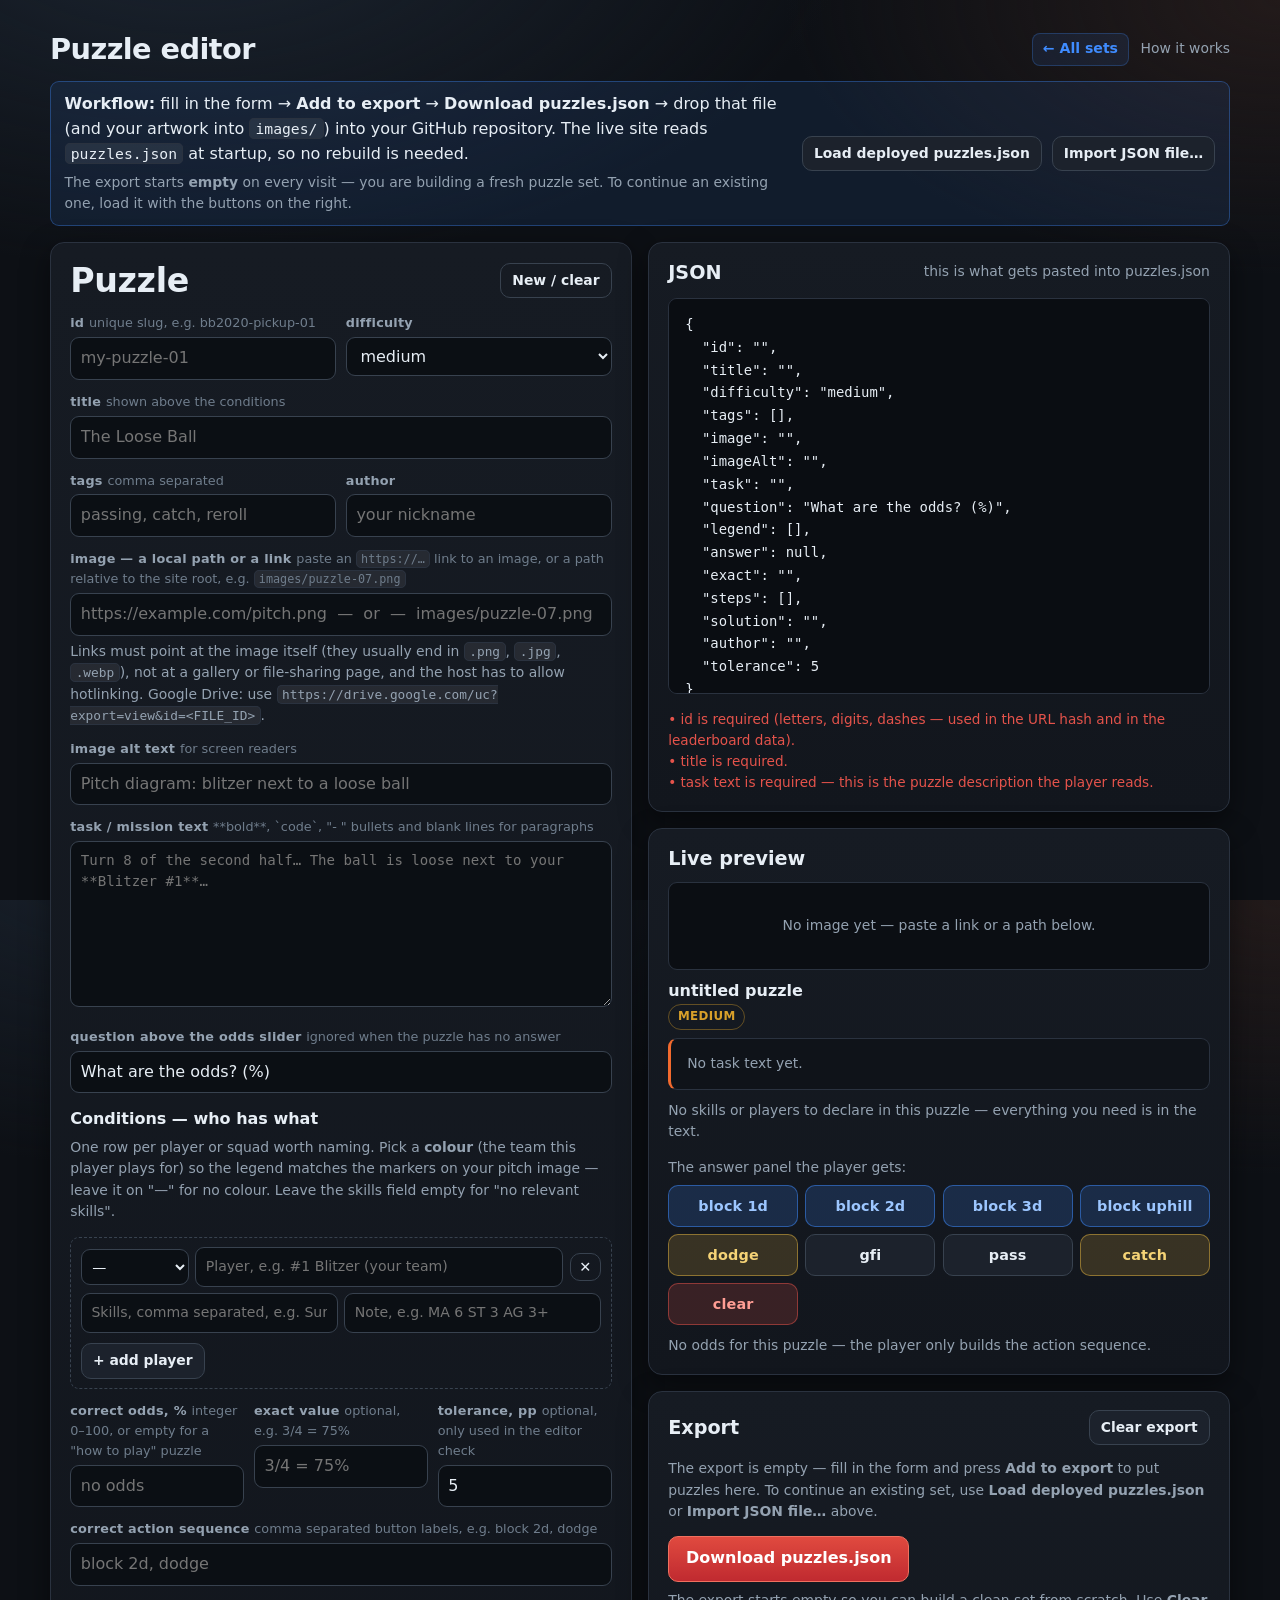
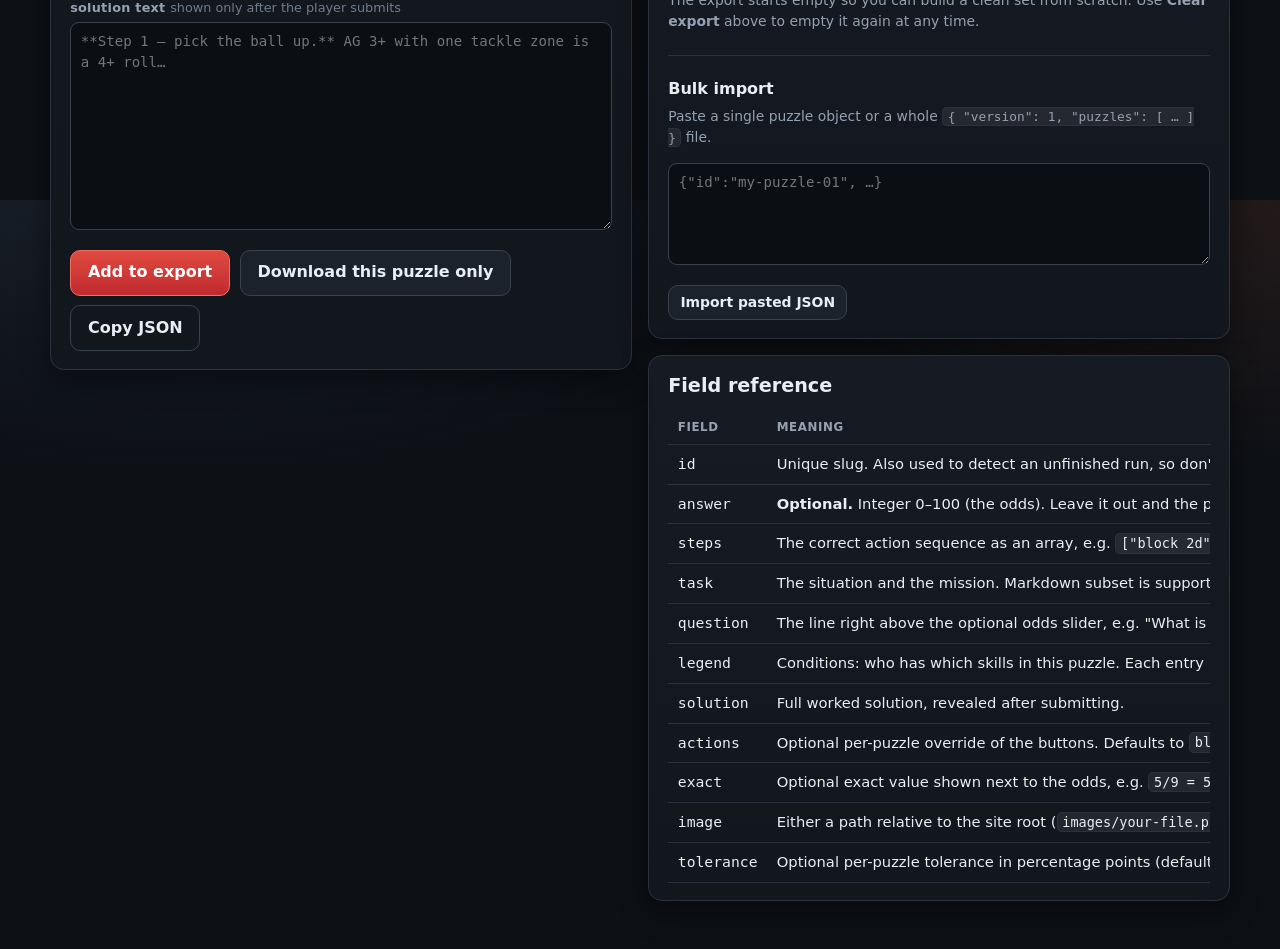
<file: editor.html>
<!doctype html>
<html lang="en">
<head>
<meta charset="utf-8">
<meta name="viewport" content="width=device-width, initial-scale=1">
<title>Puzzle editor — Blood Bowl Puzzles</title>
<meta name="description" content="Create new Blood Bowl puzzles as JSON with a live preview, then export puzzles.json for the site.">
<meta name="color-scheme" content="dark">
<link rel="icon" href="images/favicon.svg">
<link rel="stylesheet" href="css/style.css">
</head>
<body data-page="editor">

<main class="wrap">

  <div class="editor-top">
    <h1 class="editor-title">Puzzle editor</h1>
    <div class="editor-top-links">
      <a class="back-link" href="index.html">← All sets</a>
      <a class="muted small" href="guide.html">How it works</a>
    </div>
  </div>

  <div class="banner">
    <div style="flex:1 1 340px">
      <b>Workflow:</b> fill in the form → <b>Add to export</b> → <b>Download puzzles.json</b> → drop that file
      (and your artwork into <code>images/</code>) into your GitHub repository. The live site reads <code>puzzles.json</code>
      at startup, so no rebuild is needed.
      <div class="muted small" style="margin-top:.3rem">The export starts <b>empty</b> on every visit — you are building a
      fresh puzzle set. To continue an existing one, load it with the buttons on the right.</div>
    </div>
    <div class="btn-row">
      <button id="btn-load-file" class="btn-sm">Load deployed puzzles.json</button>
      <label class="btn btn-sm" style="display:inline-block">
        Import JSON file…<input type="file" id="btn-import-file" accept=".json,application/json" hidden>
      </label>
    </div>
  </div>

  <div class="editor-grid">

    <!-- ------------------------------------------------ form -->
    <section class="card" id="form-card">
      <div class="card-top">
        <h1 style="margin:0">Puzzle</h1>
        <div class="btn-row" style="margin-left:auto">
          <button id="btn-new" class="btn-ghost btn-sm">New / clear</button>
        </div>
      </div>

      <div class="field-row">
        <div class="field">
          <label for="f-id">id <span class="hint">unique slug, e.g. bb2020-pickup-01</span></label>
          <input type="text" id="f-id" placeholder="my-puzzle-01">
        </div>
        <div class="field">
          <label for="f-difficulty">difficulty</label>
          <select id="f-difficulty">
            <option value="easy">easy</option>
            <option value="medium" selected>medium</option>
            <option value="hard">hard</option>
          </select>
        </div>
      </div>

      <div class="field">
        <label for="f-title">title <span class="hint">shown above the conditions</span></label>
        <input type="text" id="f-title" placeholder="The Loose Ball">
      </div>

      <div class="field-row">
        <div class="field">
          <label for="f-tags">tags <span class="hint">comma separated</span></label>
          <input type="text" id="f-tags" placeholder="passing, catch, reroll">
        </div>
        <div class="field">
          <label for="f-author">author</label>
          <input type="text" id="f-author" placeholder="your nickname">
        </div>
      </div>

      <div class="field">
        <label for="f-image">image — a local path or a link <span class="hint">paste an <code>https://…</code> link to an image, or a path relative to the site root, e.g. <code>images/puzzle-07.png</code></span></label>
        <input type="text" id="f-image" placeholder="https://example.com/pitch.png  —  or  —  images/puzzle-07.png">
        <p class="muted small" style="margin:.3rem 0 0">Links must point at the image itself (they usually end in
          <code>.png</code>, <code>.jpg</code>, <code>.webp</code>), not at a gallery or file-sharing page, and the host
          has to allow hotlinking. Google Drive: use
          <code>https://drive.google.com/uc?export=view&amp;id=&lt;FILE_ID&gt;</code>.</p>
      </div>
      <div class="field">
        <label for="f-imagealt">image alt text <span class="hint">for screen readers</span></label>
        <input type="text" id="f-imagealt" placeholder="Pitch diagram: blitzer next to a loose ball">
      </div>

      <div class="field">
        <label for="f-task">task / mission text <span class="hint">**bold**, `code`, "- " bullets and blank lines for paragraphs</span></label>
        <textarea id="f-task" rows="7" placeholder="Turn 8 of the second half… The ball is loose next to your **Blitzer #1**…"></textarea>
      </div>

      <div class="field">
        <label for="f-question">question above the odds slider <span class="hint">ignored when the puzzle has no answer</span></label>
        <input type="text" id="f-question" value="What are the odds? (%)">
      </div>

      <h3 style="margin-top:1rem">Conditions — who has what</h3>
      <p class="muted small">One row per player or squad worth naming. Pick a <b>colour</b> (the team this player plays
        for) so the legend matches the markers on your pitch image — leave it on "—" for no colour.
        Leave the skills field empty for "no relevant skills".</p>
      <div class="legend-editor">
        <div id="legend-rows"></div>
        <button type="button" id="btn-add-legend" class="btn-sm">+ add player</button>
      </div>

      <div class="field-row">
        <div class="field">
          <label for="f-answer">correct odds, % <span class="hint">integer 0–100, or empty for a "how to play" puzzle</span></label>
          <input type="number" id="f-answer" min="0" max="100" step="1" placeholder="no odds">
        </div>
        <div class="field">
          <label for="f-exact">exact value <span class="hint">optional, e.g. 3/4 = 75%</span></label>
          <input type="text" id="f-exact" placeholder="3/4 = 75%">
        </div>
        <div class="field">
          <label for="f-tolerance">tolerance, pp <span class="hint">optional, only used in the editor check</span></label>
          <input type="number" id="f-tolerance" min="0" max="25" step="1" value="5">
        </div>
      </div>

      <div class="field">
        <label for="f-steps">correct action sequence <span class="hint">comma separated button labels, e.g. block 2d, dodge</span></label>
        <input type="text" id="f-steps" placeholder="block 2d, dodge">
      </div>

      <div class="field">
        <label for="f-solution">solution text <span class="hint">shown only after the player submits</span></label>
        <textarea id="f-solution" rows="9" placeholder="**Step 1 — pick the ball up.** AG 3+ with one tackle zone is a 4+ roll…"></textarea>
      </div>

      <div class="btn-row" style="margin-top:.4rem">
        <button id="btn-add-deck" class="primary">Add to export</button>
        <button id="btn-download-one">Download this puzzle only</button>
        <button id="btn-copy" class="btn-ghost">Copy JSON</button>
      </div>
    </section>

    <!-- ------------------------------------------------ right column -->
    <section>
      <div class="card">
        <div class="card-top"><h2 style="margin:0">JSON</h2>
          <span class="muted small" style="margin-left:auto">this is what gets pasted into puzzles.json</span>
        </div>
        <pre style="max-height:44vh"><code id="json-out" class="small"></code></pre>
        <div id="json-status" class="status"></div>
      </div>

      <div class="card">
        <div class="card-top"><h2 style="margin:0">Live preview</h2></div>
        <div id="preview"></div>
      </div>

      <div class="card">
        <div class="card-top">
          <h2 style="margin:0">Export</h2>
          <div class="btn-row" style="margin-left:auto">
            <span class="muted small" id="deck-source"></span>
            <button id="btn-clear-deck" class="btn-sm" title="Throw away every puzzle in the export">Clear export</button>
          </div>
        </div>
        <div id="deck"></div>
        <div class="btn-row" style="margin-top:.8rem">
          <button id="btn-download-deck" class="primary">Download puzzles.json</button>
        </div>
        <p class="muted small" style="margin-top:.5rem">The export starts empty so you can build a clean set from scratch.
        Use <b>Clear export</b> above to empty it again at any time.</p>
        <hr>
        <h3>Bulk import</h3>
        <p class="muted small">Paste a single puzzle object or a whole <code>{ "version": 1, "puzzles": [ … ] }</code> file.</p>
        <div class="field">
          <textarea id="paste-box" rows="4" placeholder='{"id":"my-puzzle-01", …}'></textarea>
        </div>
        <div class="btn-row"><button id="btn-import-paste" class="btn-sm">Import pasted JSON</button></div>
      </div>

      <div class="card">
        <div class="card-top"><h2 style="margin:0">Field reference</h2></div>
        <div class="table-wrap"><table class="board">
          <thead><tr><th>Field</th><th>Meaning</th></tr></thead>
          <tbody>
            <tr><td class="mono">id</td><td>Unique slug. Also used to detect an unfinished run, so don't rename puzzles casually.</td></tr>
            <tr><td class="mono">answer</td><td><b>Optional.</b> Integer 0–100 (the odds). Leave it out and the puzzle is a pure "how to play" puzzle — no odds slider at all.</td></tr>
            <tr><td class="mono">steps</td><td>The correct action sequence as an array, e.g. <code>["block 2d", "dodge"]</code>. Rendered with the buttons' labels, so use those exact words.</td></tr>
            <tr><td class="mono">task</td><td>The situation and the mission. Markdown subset is supported.</td></tr>
            <tr><td class="mono">question</td><td>The line right above the optional odds slider, e.g. "What is the chance you knock the carrier down? (%)".</td></tr>
            <tr><td class="mono">legend</td><td>Conditions: who has which skills in this puzzle. Each entry is
              <code>{ name, skills[], note, color }</code>; <code>color</code> is one of
              <code>blue</code>, <code>red</code>, <code>green</code>, <code>yellow</code>, <code>purple</code>,
              <code>white</code> — or omitted for no colour. It is only cosmetic: the puzzle reads the same without it.</td></tr>
            <tr><td class="mono">solution</td><td>Full worked solution, revealed after submitting.</td></tr>
            <tr><td class="mono">actions</td><td>Optional per-puzzle override of the buttons. Defaults to <code>block 1d, block 2d, block 3d, block uphill, dodge, gfi, pass, catch</code> plus <code>clear</code>.</td></tr>
            <tr><td class="mono">exact</td><td>Optional exact value shown next to the odds, e.g. <code>5/9 = 55.56%</code>.</td></tr>
            <tr><td class="mono">image</td><td>Either a path relative to the site root (<code>images/your-file.png</code>) or a full link to an image
              (<code>https://…/pitch.png</code>). Any <code>http(s)</code> URL, protocol-relative <code>//…</code> and <code>data:image/…</code> are accepted;
              other schemes are rejected. The play page requests remote images without a referrer so hotlink protection is less likely to blank them.</td></tr>
            <tr><td class="mono">tolerance</td><td>Optional per-puzzle tolerance in percentage points (default 5).</td></tr>
          </tbody>
        </table></div>
      </div>
    </section>
  </div>
</main>

<script>
/* Safety net for stale module caching: after a deploy the browser can pair a
   fresh app.js with an old engine.js and refuse the named import, leaving a
   blank page. Detect that and offer a reload instead of failing silently. */
(function () {
  var shown = false;
  function offerReload(msg) {
    if (shown) return;
    shown = true;
    var box = document.createElement('div');
    box.className = 'err-box small';
    box.style.cssText = 'position:fixed;left:50%;bottom:1rem;transform:translateX(-50%);z-index:99;max-width:min(92vw,560px);background:#1a1315;box-shadow:0 10px 30px rgba(0,0,0,.5)';
    box.textContent = 'The page loaded an outdated script. Reload to pick up the current version. (' + String(msg || 'module error') + ') ';
    var btn = document.createElement('button');
    btn.type = 'button';
    btn.className = 'btn-sm';
    btn.textContent = 'Reload';
    btn.style.marginLeft = '.5rem';
    btn.addEventListener('click', function () { location.reload(); });
    box.appendChild(btn);
    (document.body || document.documentElement).appendChild(box);
  }
  window.addEventListener('error', function (e) {
    var msg = (e && e.message) || '';
    if (/export named|dynamically imported module|module script failed/i.test(msg)) offerReload(msg);
  }, true);
})();
</script>
<script type="module" src="js/editor.js"></script>
</body>
</html>
</file>
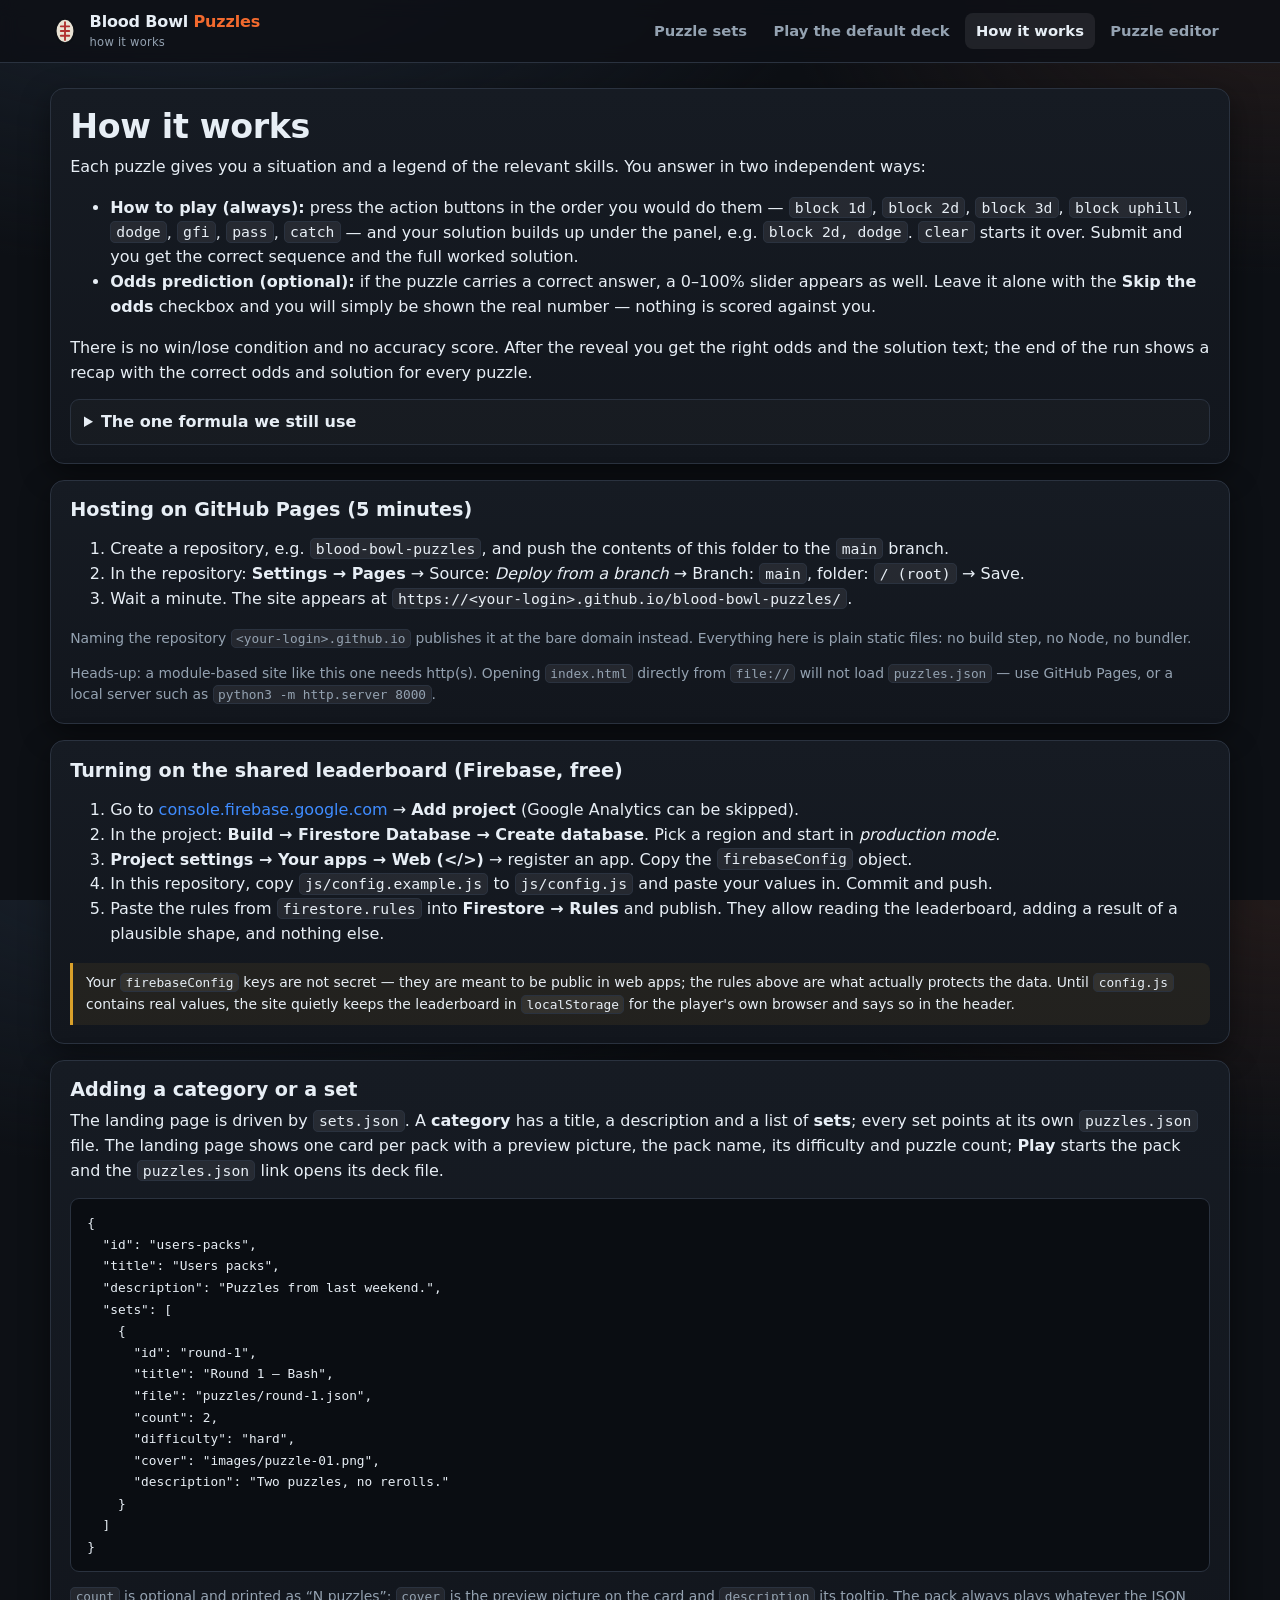
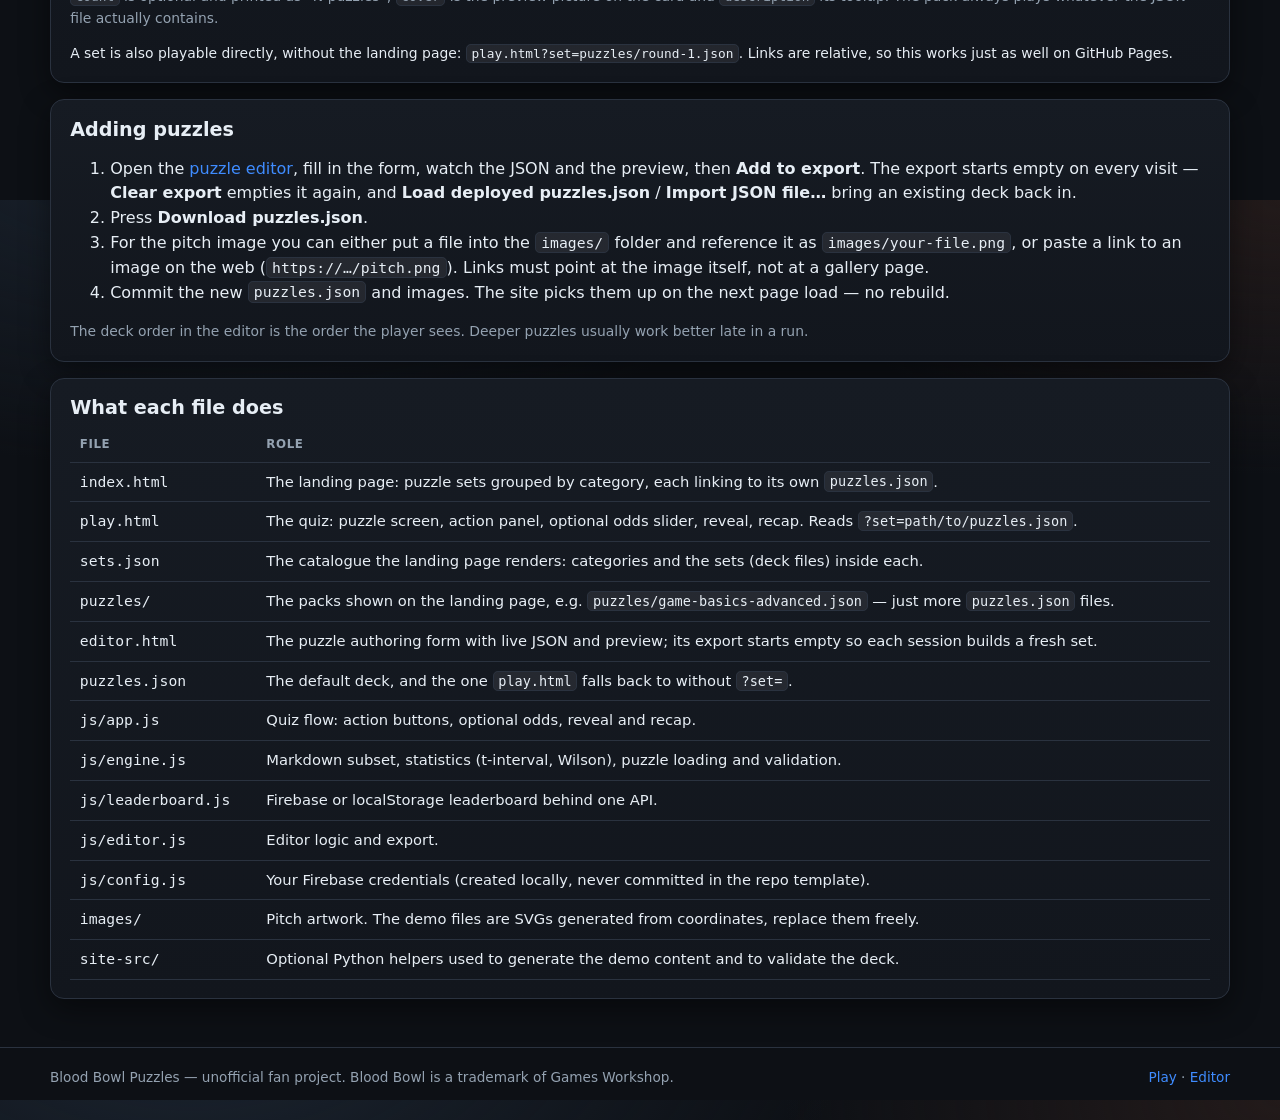
<file: guide.html>
<!doctype html>
<html lang="en">
<head>
<meta charset="utf-8">
<meta name="viewport" content="width=device-width, initial-scale=1">
<title>How it works — Blood Bowl Puzzles</title>
<meta name="description" content="How Blood Bowl Puzzles works: build the play with action buttons, optionally predict the odds, and see the correct solution. Plus how to add puzzles and host the site.">
<meta name="color-scheme" content="dark">
<link rel="icon" href="images/favicon.svg">
<link rel="stylesheet" href="css/style.css">
</head>
<body data-page="guide">

<header class="site-header">
  <div class="wrap">
    <a class="brand" href="index.html">
      <svg width="30" height="30" viewBox="0 0 32 32" aria-hidden="true">
        <ellipse cx="16" cy="16" rx="10" ry="13" fill="#e8e2d4" stroke="#0d1015" stroke-width="2"/>
        <path d="M16 6.5v19M11.5 11h9M11.5 16h9M11.5 21h9" stroke="#b03030" stroke-width="2" stroke-linecap="round"/>
      </svg>
      <span>Blood Bowl <b>Puzzles</b><small>how it works</small></span>
    </a>
    <nav class="nav">
      <a href="index.html">Puzzle sets</a>
      <a href="play.html">Play the default deck</a>
      <a href="guide.html" aria-current="page">How it works</a>
      <a href="editor.html">Puzzle editor</a>
    </nav>
  </div>
</header>

<main class="wrap">
  <div class="card">
    <h1>How it works</h1>
    <p>Each puzzle gives you a situation and a legend of the relevant skills. You answer in two independent ways:</p>
    <ul>
      <li><b>How to play (always):</b> press the action buttons in the order you would do them — <code>block 1d</code>,
      <code>block 2d</code>, <code>block 3d</code>, <code>block uphill</code>, <code>dodge</code>, <code>gfi</code>, <code>pass</code>,
      <code>catch</code> — and your solution builds up under the panel, e.g. <code>block 2d, dodge</code>.
      <code>clear</code> starts it over. Submit and you get the correct sequence and the full worked solution.</li>
      <li><b>Odds prediction (optional):</b> if the puzzle carries a correct answer, a 0–100% slider appears as well.
      Leave it alone with the <b>Skip the odds</b> checkbox and you will simply be shown the real number — nothing is
      scored against you.</li>
    </ul>
    <p>There is no win/lose condition and no accuracy score. After the reveal you get the right odds and the solution
    text; the end of the run shows a recap with the correct odds and solution for every puzzle.</p>
    <details class="help">
      <summary>The one formula we still use</summary>
      <p class="mono small">error = |your odds − correct odds| &nbsp;&nbsp;(percentage points)<br>
      mean error = (1/n) · Σ errorᵢ &nbsp;&nbsp;(over the puzzles where you predicted odds)<br>
      90% CI of the mean = mean ± t₀.₉₅,ₙ₋₁ · s / √n</p>
      <p class="muted small">The interval is just context for the recap: with a handful of puzzles it is very wide.
      Skipping the odds on a puzzle simply removes it from the average.</p>
    </details>
  </div>

  <div class="card">
    <h2>Hosting on GitHub Pages (5 minutes)</h2>
    <ol>
      <li>Create a repository, e.g. <code>blood-bowl-puzzles</code>, and push the contents of this folder to the <code>main</code> branch.</li>
      <li>In the repository: <b>Settings → Pages</b> → Source: <i>Deploy from a branch</i> → Branch: <code>main</code>, folder: <code>/ (root)</code> → Save.</li>
      <li>Wait a minute. The site appears at <code>https://&lt;your-login&gt;.github.io/blood-bowl-puzzles/</code>.</li>
    </ol>
    <p class="muted small">Naming the repository <code>&lt;your-login&gt;.github.io</code> publishes it at the bare domain instead.
    Everything here is plain static files: no build step, no Node, no bundler.</p>
    <p class="muted small">Heads-up: a module-based site like this one needs http(s). Opening <code>index.html</code> directly
    from <code>file://</code> will not load <code>puzzles.json</code> — use GitHub Pages, or a local server such as
    <code>python3 -m http.server 8000</code>.</p>
  </div>

  <div class="card">
    <h2>Turning on the shared leaderboard (Firebase, free)</h2>
    <ol>
      <li>Go to <a href="https://console.firebase.google.com/">console.firebase.google.com</a> → <b>Add project</b> (Google Analytics can be skipped).</li>
      <li>In the project: <b>Build → Firestore Database → Create database</b>. Pick a region and start in <i>production mode</i>.</li>
      <li><b>Project settings → Your apps → Web (&lt;/&gt;)</b> → register an app. Copy the <code>firebaseConfig</code> object.</li>
      <li>In this repository, copy <code>js/config.example.js</code> to <code>js/config.js</code> and paste your values in. Commit and push.</li>
      <li>Paste the rules from <code>firestore.rules</code> into <b>Firestore → Rules</b> and publish. They allow reading the leaderboard,
      adding a result of a plausible shape, and nothing else.</li>
    </ol>
    <div class="note small">Your <code>firebaseConfig</code> keys are not secret — they are meant to be public in web apps; the rules above are
    what actually protects the data. Until <code>config.js</code> contains real values, the site quietly keeps the leaderboard
    in <code>localStorage</code> for the player's own browser and says so in the header.</div>
  </div>

  <div class="card">
    <h2>Adding a category or a set</h2>
    <p>The landing page is driven by <code>sets.json</code>. A <b>category</b> has a title, a description and a list of
    <b>sets</b>; every set points at its own <code>puzzles.json</code> file. The landing page shows one card per pack with
    a preview picture, the pack name, its difficulty and puzzle count; <b>Play</b> starts the pack and the
    <code>puzzles.json</code> link opens its deck file.</p>
    <pre class="small"><code>{
  "id": "users-packs",
  "title": "Users packs",
  "description": "Puzzles from last weekend.",
  "sets": [
    {
      "id": "round-1",
      "title": "Round 1 — Bash",
      "file": "puzzles/round-1.json",
      "count": 2,
      "difficulty": "hard",
      "cover": "images/puzzle-01.png",
      "description": "Two puzzles, no rerolls."
    }
  ]
}</code></pre>
    <p class="small muted"><code>count</code> is optional and printed as “N puzzles”; <code>cover</code> is the preview
    picture on the card and <code>description</code> its tooltip. The pack always plays whatever the JSON file actually
    contains.</p>
    <p class="small">A set is also playable directly, without the landing page:
    <code>play.html?set=puzzles/round-1.json</code>. Links are relative, so this works just as well on GitHub Pages.</p>
  </div>

  <div class="card">
    <h2>Adding puzzles</h2>
    <ol>
      <li>Open the <a href="editor.html">puzzle editor</a>, fill in the form, watch the JSON and the preview, then <b>Add to export</b>.
      The export starts empty on every visit — <b>Clear export</b> empties it again, and <b>Load deployed puzzles.json</b> /
      <b>Import JSON file…</b> bring an existing deck back in.</li>
      <li>Press <b>Download puzzles.json</b>.</li>
      <li>For the pitch image you can either put a file into the <code>images/</code> folder and reference it as
      <code>images/your-file.png</code>, or paste a link to an image on the web
      (<code>https://…/pitch.png</code>). Links must point at the image itself, not at a gallery page.</li>
      <li>Commit the new <code>puzzles.json</code> and images. The site picks them up on the next page load — no rebuild.</li>
    </ol>
    <p class="muted small">The deck order in the editor is the order the player sees. Deeper puzzles usually work better late in a run.</p>
  </div>

  <div class="card">
    <h2>What each file does</h2>
    <div class="table-wrap"><table class="board">
      <thead><tr><th>File</th><th>Role</th></tr></thead>
      <tbody>
        <tr><td class="mono">index.html</td><td>The landing page: puzzle sets grouped by category, each linking to its own <code>puzzles.json</code>.</td></tr>
        <tr><td class="mono">play.html</td><td>The quiz: puzzle screen, action panel, optional odds slider, reveal, recap. Reads <code>?set=path/to/puzzles.json</code>.</td></tr>
        <tr><td class="mono">sets.json</td><td>The catalogue the landing page renders: categories and the sets (deck files) inside each.</td></tr>
        <tr><td class="mono">puzzles/</td><td>The packs shown on the landing page, e.g. <code>puzzles/game-basics-advanced.json</code> — just more <code>puzzles.json</code> files.</td></tr>
        <tr><td class="mono">editor.html</td><td>The puzzle authoring form with live JSON and preview; its export starts empty so each session builds a fresh set.</td></tr>
        <tr><td class="mono">puzzles.json</td><td>The default deck, and the one <code>play.html</code> falls back to without <code>?set=</code>.</td></tr>
        <tr><td class="mono">js/app.js</td><td>Quiz flow: action buttons, optional odds, reveal and recap.</td></tr>
        <tr><td class="mono">js/engine.js</td><td>Markdown subset, statistics (t-interval, Wilson), puzzle loading and validation.</td></tr>
        <tr><td class="mono">js/leaderboard.js</td><td>Firebase or localStorage leaderboard behind one API.</td></tr>
        <tr><td class="mono">js/editor.js</td><td>Editor logic and export.</td></tr>
        <tr><td class="mono">js/config.js</td><td>Your Firebase credentials (created locally, never committed in the repo template).</td></tr>
        <tr><td class="mono">images/</td><td>Pitch artwork. The demo files are SVGs generated from coordinates, replace them freely.</td></tr>
        <tr><td class="mono">site-src/</td><td>Optional Python helpers used to generate the demo content and to validate the deck.</td></tr>
      </tbody>
    </table></div>
  </div>
</main>

<footer class="site-footer">
  <div class="wrap">
    <span>Blood Bowl Puzzles — unofficial fan project. Blood Bowl is a trademark of Games Workshop.</span>
    <span><a href="index.html">Play</a> · <a href="editor.html">Editor</a></span>
  </div>
</footer>
</body>
</html>
</file>
<file: css/style.css>
/* ============================================================
   Blood Bowl Puzzles — stylesheet
   Plain CSS, no build step, works from file:// and GitHub Pages
   ============================================================ */

:root {
  --bg: #0d1015;
  --bg-2: #12161d;
  --panel: #161b23;
  --panel-2: #1c222c;
  --line: #2a323f;
  --line-2: #38424f;
  --text: #e7eef5;
  --muted: #94a2b1;
  --accent: #d8383e;
  --accent-2: #f26a2e;
  --blue: #3f8cff;
  --good: #3fb950;
  --warn: #d9a02a;
  --bad: #e5534b;
  --radius: 14px;
  --radius-sm: 9px;
  --shadow: 0 10px 30px rgba(0, 0, 0, .45);
  --mono: ui-monospace, SFMono-Regular, Menlo, Consolas, "DejaVu Sans Mono", monospace;
  --sans: system-ui, -apple-system, "Segoe UI", Roboto, Ubuntu, "Helvetica Neue", Arial, sans-serif;
}

* { box-sizing: border-box; }

html, body { height: 100%; }

body {
  margin: 0;
  background:
    radial-gradient(1100px 600px at 15% -10%, #1b2430 0%, transparent 60%),
    radial-gradient(900px 500px at 100% 0%, #221a1a 0%, transparent 55%),
    var(--bg);
  color: var(--text);
  font-family: var(--sans);
  line-height: 1.55;
  -webkit-text-size-adjust: 100%;
}

a { color: var(--blue); text-decoration: none; }
a:hover { text-decoration: underline; }

h1, h2, h3 { line-height: 1.2; margin: 0 0 .5rem; }
h1 { font-size: clamp(1.5rem, 2.6vw, 2.1rem); letter-spacing: -.01em; }
h2 { font-size: 1.2rem; }
h3 { font-size: 1rem; }

p { margin: 0 0 .85rem; }
p:last-child { margin-bottom: 0; }

code, pre, kbd { font-family: var(--mono); font-size: .92em; }
code {
  background: rgba(255, 255, 255, .07);
  border: 1px solid var(--line);
  border-radius: 5px;
  padding: .08em .35em;
}
pre {
  background: #0a0d12;
  border: 1px solid var(--line);
  border-radius: var(--radius-sm);
  padding: .85rem 1rem;
  overflow: auto;
  max-height: 60vh;
}
pre code { background: none; border: 0; padding: 0; }

hr { border: 0; border-top: 1px solid var(--line); margin: 1.4rem 0; }

/* ----------------------------------------------------------- layout */

.wrap { width: min(1180px, 100% - 2rem); margin-inline: auto; }

.site-header {
  position: sticky; top: 0; z-index: 40;
  background: rgba(13, 16, 21, .86);
  backdrop-filter: blur(9px);
  border-bottom: 1px solid var(--line);
}
.site-header .wrap {
  display: flex; align-items: center; gap: 1rem; flex-wrap: wrap;
  padding: .6rem 0;
}
.brand { display: flex; align-items: center; gap: .6rem; color: var(--text); font-weight: 700; letter-spacing: -.01em; }
.brand:hover { text-decoration: none; }
.brand svg { display: block; }
.brand b { color: var(--accent-2); font-weight: 800; }
.brand small { display: block; font-weight: 500; font-size: .72rem; color: var(--muted); letter-spacing: .02em; }

.nav { display: flex; gap: .25rem; margin-left: auto; flex-wrap: wrap; }
.nav a {
  color: var(--muted); padding: .42rem .7rem; border-radius: 8px; font-size: .92rem; font-weight: 600;
}
.nav a:hover { color: var(--text); background: rgba(255, 255, 255, .05); text-decoration: none; }
.nav a[aria-current="page"] { color: var(--text); background: rgba(255, 255, 255, .08); }

.badge {
  font-size: .72rem; font-weight: 700; letter-spacing: .04em; text-transform: uppercase;
  padding: .22rem .5rem; border-radius: 999px; border: 1px solid var(--line-2); color: var(--muted);
}
.badge.local { color: var(--warn); border-color: rgba(217, 160, 42, .45); background: rgba(217, 160, 42, .1); }
.badge.accuracy { color: #ffd0a6; border-color: rgba(242, 106, 46, .5); background: rgba(242, 106, 46, .14); font-size: .8rem; }
.badge.firebase { color: var(--good); border-color: rgba(63, 185, 80, .45); background: rgba(63, 185, 80, .1); }

main { padding: 1.6rem 0 3rem; }

.site-footer {
  border-top: 1px solid var(--line); color: var(--muted); font-size: .85rem;
  padding: 1.2rem 0 2rem;
}
.site-footer .wrap { display: flex; gap: 1rem; flex-wrap: wrap; justify-content: space-between; }

/* ----------------------------------------------------------- cards */

.card {
  background: linear-gradient(180deg, var(--panel) 0%, var(--bg-2) 100%);
  border: 1px solid var(--line);
  border-radius: var(--radius);
  box-shadow: var(--shadow);
  padding: 1.1rem 1.2rem;
}
.card + .card { margin-top: 1rem; }
.card-top { display: flex; gap: .8rem; align-items: center; flex-wrap: wrap; margin-bottom: .8rem; }
.card-top h2, .card-top h3 { margin: 0; }
.muted { color: var(--muted); }
.small { font-size: .87rem; }
.mono { font-family: var(--mono); }
.center { text-align: center; }

.chips { display: flex; gap: .4rem; flex-wrap: wrap; }
.chip {
  font-size: .74rem; font-weight: 700; letter-spacing: .03em; text-transform: uppercase;
  border-radius: 999px; padding: .18rem .55rem; border: 1px solid var(--line-2); color: var(--muted);
}
.chip.easy { color: #6cc46c; border-color: rgba(108, 196, 108, .4); }
.chip.medium { color: var(--warn); border-color: rgba(217, 160, 42, .4); }
.chip.hard { color: #ef7676; border-color: rgba(239, 118, 118, .4); }
.chip.tag { text-transform: none; letter-spacing: 0; color: var(--muted); font-weight: 600; }

/* ----------------------------------------------------------- buttons */

button, .btn {
  font: inherit; font-weight: 700; cursor: pointer;
  border-radius: 10px; border: 1px solid var(--line-2);
  background: var(--panel-2); color: var(--text);
  padding: .6rem 1.05rem;
  transition: transform .06s ease, background .15s ease, border-color .15s ease;
}
button:hover, .btn:hover { background: #232b36; text-decoration: none; }
button:active, .btn:active { transform: translateY(1px); }
button:disabled { opacity: .45; cursor: not-allowed; }

.btn-primary, button.primary, .btn.primary, a.primary {
  background: linear-gradient(180deg, #e04a3f, #c02a30);
  border-color: #f0705f; color: #fff;
}
.btn-primary:hover, button.primary:hover, .btn.primary:hover, a.primary:hover {
  background: linear-gradient(180deg, #ef5b4c, #cf3438); color: #fff; text-decoration: none;
}
.btn-ghost { background: transparent; }
.btn-ghost:hover { background: rgba(255, 255, 255, .06); }
.btn-sm { padding: .38rem .7rem; font-size: .87rem; }
.btn-row { display: flex; gap: .6rem; flex-wrap: wrap; align-items: center; }

/* ----------------------------------------------------------- stat blocks */

.stats-row { display: flex; gap: .5rem; flex-wrap: wrap; margin-top: 1rem; justify-content: center; }
.stat {
  background: var(--panel-2); border: 1px solid var(--line); border-radius: var(--radius-sm);
  padding: .5rem .7rem; min-width: 92px;
}
.stat b { display: block; font-size: 1.25rem; }
.stat span { font-size: .74rem; color: var(--muted); text-transform: uppercase; letter-spacing: .05em; }

/* ----------------------------------------------------------- puzzle */

.puzzle-grid { display: grid; grid-template-columns: minmax(0, 1.1fr) minmax(0, 1fr); gap: clamp(1rem, 3vw, 2.25rem); align-items: start; }
@media (max-width: 900px) { .puzzle-grid { grid-template-columns: 1fr; gap: 1.25rem; } }

.figure {
  display: flex; align-items: center; justify-content: center;
  background: #0b0e13; border: 1px solid var(--line); border-radius: 12px;
  padding: .4rem; overflow: hidden; margin: 0;
}
.figure img { display: block; width: 100%; height: auto; border-radius: 8px; }
.figure figcaption { color: var(--muted); font-size: .8rem; padding: .4rem .2rem 0; }

.task { margin-top: .9rem; }
.task h3 { color: var(--accent-2); text-transform: uppercase; font-size: .78rem; letter-spacing: .08em; }
.task ul { margin: .2rem 0 .9rem; padding-left: 1.1rem; }

/* Legend: one row per player, optionally tinted with the team colour. */
.legend { list-style: none; margin: .45rem 0 0; padding: 0; font-size: .92rem; }
.legend-row {
  display: grid; grid-template-columns: minmax(0, 1fr) minmax(0, 1.1fr);
  gap: .2rem .9rem; align-items: start;
  padding: .45rem 0; border-bottom: 1px solid var(--line);
}
.legend-row:last-child { border-bottom: 0; }
.legend-name { display: flex; align-items: baseline; gap: .45rem; flex-wrap: wrap; min-width: 0; }
.legend-name b { color: var(--text); }
.legend-name b { color: color-mix(in srgb, var(--c, #3f8cff) 40%, var(--text)); }
.legend-note { font-size: .74rem; color: var(--muted); }
.lg-dot {
  width: .65rem; height: .65rem; border-radius: 50%; flex: none;
  background: var(--c, #3f8cff); box-shadow: 0 0 0 1px rgba(255, 255, 255, .18);
  transform: translateY(-1px);
}
.legend-skills { display: flex; flex-wrap: wrap; gap: .2rem; }
.skill {
  display: inline-block; font-size: .76rem; font-weight: 700; border-radius: 6px; padding: .06rem .35rem;
  margin: 0; background: rgba(63, 140, 255, .16); color: #9cc6ff; border: 1px solid rgba(63, 140, 255, .3);
}
.skill {
  background: color-mix(in srgb, var(--c, #3f8cff) 18%, transparent);
  color: color-mix(in srgb, var(--c, #3f8cff) 45%, #ffffff);
  border-color: color-mix(in srgb, var(--c, #3f8cff) 42%, transparent);
}
@media (max-width: 560px) { .legend-row { grid-template-columns: 1fr; gap: .3rem; } }

/* ----------------------------------------------------------- answer block */

.answer-box {
  width: min(640px, 100%);
  margin: clamp(1rem, 3vw, 2rem) auto 0;
  text-align: center;
}
.question { font-weight: 600; font-size: 1.02rem; color: #cdd8e5; margin-bottom: .9rem; }

.slider-row { display: flex; align-items: center; gap: .9rem; }
.slider { flex: 1; min-width: 0; }

input[type="range"] {
  -webkit-appearance: none; appearance: none;
  width: 100%; height: 40px; background: transparent; cursor: pointer; margin: 0;
}
input[type="range"]:focus-visible { outline: 2px solid var(--blue); outline-offset: 4px; border-radius: 999px; }

input[type="range"]::-webkit-slider-runnable-track {
  height: 14px; border-radius: 999px; border: 1px solid var(--line-2);
  background: linear-gradient(90deg, var(--blue) 0 var(--pct, 0%), #20262f var(--pct, 0%) 100%);
}
input[type="range"]::-webkit-slider-thumb {
  -webkit-appearance: none; appearance: none;
  width: 26px; height: 26px; border-radius: 50%; margin-top: -7px;
  background: radial-gradient(circle at 34% 30%, #fff, #d8dee6 55%, #b3bcc6);
  border: 2px solid #0c0f14; box-shadow: 0 2px 8px rgba(0, 0, 0, .6);
}
input[type="range"]::-moz-range-track {
  height: 14px; border-radius: 999px; border: 1px solid var(--line-2);
  background: linear-gradient(90deg, var(--blue) 0 var(--pct, 0%), #20262f var(--pct, 0%) 100%);
}
input[type="range"]::-moz-range-thumb {
  width: 24px; height: 24px; border-radius: 50%;
  background: radial-gradient(circle at 34% 30%, #fff, #d8dee6 55%, #b3bcc6);
  border: 2px solid #0c0f14;
}
.range-scale { display: flex; justify-content: space-between; font-size: .74rem; color: var(--muted); }

.readout {
  font-family: var(--mono); font-size: 1.55rem; font-weight: 700; min-width: 5.2ch; text-align: right;
  font-variant-numeric: tabular-nums;
}

/* "How do you play it?" — press buttons, build the solution text. */
.howto { text-align: left; }
.howto .question { text-align: center; margin-bottom: .25rem; }
.howto-hint { text-align: center; margin-bottom: .7rem; }

.action-grid {
  display: grid; gap: .45rem;
  grid-template-columns: repeat(auto-fit, minmax(108px, 1fr));
}
.action-btn {
  padding: .55rem .45rem; font-size: .9rem; font-weight: 700;
  text-transform: lowercase; letter-spacing: .01em;
}
.action-btn.blue,
.action-btn[data-action="block 1d"],
.action-btn[data-action="block 2d"],
.action-btn[data-action="block 3d"],
.action-btn[data-action="block uphill"] {
  background: rgba(63, 140, 255, .18);
  border-color: rgba(63, 140, 255, .5);
  color: #9cc6ff;
}
.action-btn.blue:hover,
.action-btn[data-action="block 1d"]:hover,
.action-btn[data-action="block 2d"]:hover,
.action-btn[data-action="block 3d"]:hover,
.action-btn[data-action="block uphill"]:hover {
  background: rgba(63, 140, 255, .28);
  border-color: rgba(63, 140, 255, .75);
  color: #cfe3ff;
}
.action-btn.yellow,
.action-btn[data-action="dodge"],
.action-btn[data-action="catch"] {
  background: rgba(227, 179, 65, .18);
  border-color: rgba(227, 179, 65, .5);
  color: #f5d376;
}
.action-btn.yellow:hover,
.action-btn[data-action="dodge"]:hover,
.action-btn[data-action="catch"]:hover {
  background: rgba(227, 179, 65, .28);
  border-color: rgba(227, 179, 65, .75);
  color: #ffe599;
}
.action-btn.clear,
.action-btn.red {
  background: rgba(229, 83, 75, .18);
  border-color: rgba(229, 83, 75, .5);
  color: #ff9d94;
}
.action-btn.clear:hover,
.action-btn.red:hover {
  background: rgba(229, 83, 75, .28);
  border-color: rgba(229, 83, 75, .75);
  color: #ffc2bc;
}
.action-btn:focus-visible { outline: 2px solid var(--blue); outline-offset: 2px; }

.solution-draft { margin-top: .8rem; }
.draft-head {
  display: flex; justify-content: space-between; align-items: baseline; gap: .6rem;
  font-size: .74rem; font-weight: 700; letter-spacing: .08em; text-transform: uppercase; color: var(--muted);
}
.draft-text {
  margin-top: .25rem; padding: .55rem .7rem; min-height: 2.7rem;
  background: #0b0f14; border: 1px dashed var(--line-2); border-radius: 8px;
  font-weight: 600; color: var(--text); overflow-wrap: anywhere;
}
.draft-text.empty { color: var(--muted); font-weight: 500; font-style: italic; }

/* Optional odds block. */
.odds-block { margin-top: 1.15rem; }
.odds-block.skipped .question { color: var(--muted); }
.odds-block.skipped .slider-row { opacity: .4; }
.skip-odds {
  display: inline-flex; align-items: center; gap: .45rem; margin-top: .35rem;
  font-size: .82rem; color: var(--muted); cursor: pointer; user-select: none;
}
.skip-odds input { accent-color: var(--blue); width: 1rem; height: 1rem; cursor: pointer; }
.odds-none { margin-top: 1rem; text-align: center; }
.submit-row { margin-top: 1.15rem; }
.exact-line { margin: -.35rem 0 .9rem; }
.verdict-grid.odds-skipped { grid-template-columns: repeat(2, minmax(0, 1fr)); }

.result { margin: 1.25rem auto 0; max-width: 640px; border-radius: var(--radius-sm); border: 1px solid var(--line); overflow: hidden; text-align: left; }
.result-head {
  padding: .7rem .9rem; font-weight: 700; display: flex; gap: .6rem; align-items: center; flex-wrap: wrap;
  background: var(--panel-2); border-bottom: 1px solid var(--line);
}
.result-body { padding: .8rem .95rem; }
.verdict-grid { display: grid; grid-template-columns: repeat(3, minmax(0, 1fr)); gap: .6rem; margin-bottom: .9rem; }
@media (max-width: 560px) { .verdict-grid { grid-template-columns: 1fr 1fr; } }
.verdict-grid .stat b { font-size: 1.1rem; }

.solution {
  background: #0f1319; border: 1px solid var(--line); border-left: 3px solid var(--accent-2);
  border-radius: var(--radius-sm); padding: .9rem 1rem; margin-top: .2rem;
}
.solution h3 { color: var(--accent-2); text-transform: uppercase; font-size: .78rem; letter-spacing: .08em; }
.solution ul { margin: .2rem 0 .9rem; padding-left: 1.1rem; }
.solution.mine { border-left-color: var(--blue); margin-top: .7rem; }
.solution.mine h3 { color: var(--blue); }
.solution.mine p { margin: 0; }

/* correct action sequence, rendered as numbered chips */
.correct-steps { margin-bottom: .7rem; }
.step-chips { display: inline-flex; flex-wrap: wrap; gap: .35rem; }
.step-chip {
  display: inline-flex; align-items: center; gap: .35rem;
  font-size: .84rem; font-weight: 700; padding: .2rem .5rem .2rem .35rem;
  border-radius: 7px; background: rgba(242, 106, 46, .13);
  border: 1px solid rgba(242, 106, 46, .38); color: #ffc59f;
}
.step-chip i {
  font-style: normal; font-size: .68rem; font-weight: 700;
  background: rgba(242, 106, 46, .3); border-radius: 4px; padding: 0 .3rem; color: #ffe3d1;
}

.next-row { display: flex; flex-direction: column; align-items: center; gap: .7rem; margin-top: 1.2rem; }

/* ----------------------------------------------------------- recap (results) */

.recap-list { display: grid; gap: .7rem; }
.recap {
  background: #0f1319; border: 1px solid var(--line); border-left: 3px solid var(--blue);
  border-radius: var(--radius-sm); padding: .75rem .9rem;
}
.recap-head { display: flex; gap: .5rem 1rem; align-items: baseline; flex-wrap: wrap; margin-bottom: .45rem; }
.recap-odds { color: var(--muted); }
.recap-odds b { color: var(--text); }
.recap-solution { color: #c3cedb; }
.recap-solution p { margin: 0 0 .5rem; }
.recap-solution p:last-child { margin-bottom: 0; }
.recap-mine { margin-top: .45rem; }
.recap-steps:empty { display: none; }

/* ----------------------------------------------------------- zen shell (play page) */

body[data-page="play"] main { padding: 0; }

.zen {
  min-height: 100dvh;
  display: flex; flex-direction: column;
  padding: clamp(.85rem, 2.5vw, 1.75rem) 0 calc(1.25rem + env(safe-area-inset-bottom, 0px));
}
.zen-main { flex: 1 0 auto; display: flex; }
.zen-sheet { width: 100%; margin: auto; }

.zen-top { display: flex; align-items: center; gap: .9rem; margin-bottom: clamp(.75rem, 2vw, 1.5rem); }
.zen-progress { flex: 1; height: 3px; background: #1e242e; border-radius: 999px; overflow: hidden; }
.zen-progress > i { display: block; height: 100%; width: 0; background: linear-gradient(90deg, var(--blue), var(--accent-2)); transition: width .25s ease; }
.zen-count { font-size: .78rem; color: var(--muted); white-space: nowrap; font-variant-numeric: tabular-nums; }
.zen-count b { color: var(--text); }

.zen-media { min-width: 0; }
.zen-side { min-width: 0; }
.zen-title-row { display: flex; align-items: baseline; gap: .6rem; flex-wrap: wrap; }
.zen-title { margin: 0; font-size: clamp(1.05rem, 1.7vw, 1.25rem); letter-spacing: -.01em; }
.zen-sub { margin: 1.2rem 0 .1rem; color: var(--muted); text-transform: uppercase; font-size: .72rem; letter-spacing: .08em; }

body[data-page="play"] .task { margin-top: .7rem; }
body[data-page="play"] .figure img { max-height: min(52vh, 500px); width: auto; max-width: 100%; object-fit: contain; }

.zen-foot { flex: none; }

/* results / leaderboard page, still chrome-free */
.zen-page { width: min(860px, 100%); margin-inline: auto; padding: clamp(1.5rem, 4vw, 3rem) 0 4rem; }
.results-head { text-align: center; margin-bottom: .25rem; }
.zen-note { max-width: 70ch; margin: 1rem auto 0; }
.zen-block { margin-top: 2.25rem; }
.zen-block h2 { font-size: 1.05rem; margin-bottom: .7rem; display: flex; align-items: center; gap: .6rem; flex-wrap: wrap; }
.zen-actions { margin-top: 2.5rem; }

/* buttons */
.btn-row.btn-center { justify-content: center; }
.btn-lg { padding: .8rem 1.9rem; font-size: 1.02rem; border-radius: 12px; min-width: 220px; }
.link-btn {
  background: none; border: 0; color: var(--muted); font-weight: 600;
  font-size: .8rem; padding: .35rem .5rem; border-radius: 8px;
}
.link-btn:hover { background: rgba(255, 255, 255, .05); color: var(--text); }

@media (max-width: 900px) {
  body[data-page="play"] .figure img { max-height: min(40vh, 320px); }
}
@media (max-width: 560px) {
  .btn-lg { width: 100%; max-width: 420px; }
  .answer-box .slider-row { gap: .6rem; }
  .readout { font-size: 1.3rem; min-width: 4.6ch; }
  .zen { padding-top: .6rem; }
  .zen-top { margin-bottom: .6rem; }
  .puzzle-grid { gap: 1rem; }
  .answer-box { margin-top: 1.1rem; }
  body[data-page="play"] .figure img { max-height: 32vh; }
  body[data-page="play"] .figure { padding: .3rem; }
  .zen-sub { margin-top: 1rem; }
}

/* ----------------------------------------------------------- tables / leaderboard */

.table-wrap { overflow-x: auto; }
table.board { width: 100%; border-collapse: collapse; font-size: .92rem; }
table.board th, table.board td { padding: .5rem .6rem; text-align: left; border-bottom: 1px solid var(--line); white-space: nowrap; }
table.board th { color: var(--muted); font-size: .74rem; text-transform: uppercase; letter-spacing: .05em; }
table.board td.num { text-align: right; font-variant-numeric: tabular-nums; font-family: var(--mono); }
table.board tr.me td { background: rgba(63, 140, 255, .12); }
table.board tr.me td:first-child { box-shadow: inset 3px 0 0 var(--blue); }
.rank-1 { color: #ffd76a; font-weight: 700; }
.rank-2 { color: #d8dee6; font-weight: 700; }
.rank-3 { color: #d79a5b; font-weight: 700; }

/* ----------------------------------------------------------- editor */

body[data-page="editor"] main { padding: clamp(1.2rem, 3vw, 2rem) 0 3rem; }

.editor-top {
  display: flex;
  align-items: center;
  justify-content: space-between;
  gap: .8rem;
  flex-wrap: wrap;
  margin-bottom: .9rem;
}
.editor-title {
  margin: 0;
  font-size: clamp(1.35rem, 2.6vw, 1.8rem);
  letter-spacing: -.02em;
}
.editor-top-links { display: flex; align-items: center; gap: .75rem; flex-wrap: wrap; }


.editor-grid { display: grid; grid-template-columns: minmax(0, 1fr) minmax(0, 1fr); gap: 1rem; align-items: start; }
@media (max-width: 1000px) { .editor-grid { grid-template-columns: 1fr; } }
.field { margin-bottom: .75rem; }
.field label { display: block; font-size: .8rem; font-weight: 700; color: var(--muted); margin-bottom: .25rem; letter-spacing: .02em; }
.field .hint { font-weight: 500; color: #6f7d8c; text-transform: none; letter-spacing: 0; }
input[type="text"], input[type="number"], textarea, select {
  width: 100%; font: inherit; color: var(--text); background: #0b0f14;
  border: 1px solid var(--line-2); border-radius: 9px; padding: .5rem .6rem;
}
textarea { min-height: 96px; resize: vertical; font-family: var(--mono); font-size: .88rem; line-height: 1.5; }
.field-row { display: grid; grid-template-columns: repeat(auto-fit, minmax(120px, 1fr)); gap: .6rem; }
.legend-editor { border: 1px dashed var(--line-2); border-radius: var(--radius-sm); padding: .6rem; margin-bottom: .75rem; }
.legend-editor .row {
  display: grid; gap: .4rem; margin-bottom: .6rem; padding-bottom: .6rem;
  border-bottom: 1px dashed var(--line);
}
.legend-editor .row:last-child { border-bottom: 0; padding-bottom: 0; }
.row-line { display: grid; grid-template-columns: auto minmax(0, 1fr) auto; gap: .4rem; align-items: center; }
.row-line.two { grid-template-columns: minmax(0, 1fr) minmax(0, 1fr); }
.legend-editor .row input, .legend-editor .row select { font-size: .88rem; }
.legend-editor .row button { padding: .35rem .55rem; font-size: .9rem; line-height: 1; }
.lg-color { width: auto; min-width: 6.75rem; padding: .5rem .4rem; }
@media (max-width: 560px) { .row-line.two { grid-template-columns: 1fr; } }
.status { font-size: .85rem; }
.status.ok { color: var(--good); }
.status.err { color: var(--bad); white-space: pre-wrap; }
.split { display: grid; grid-template-columns: 1fr 1fr; gap: .6rem; }
@media (max-width: 560px) { .split { grid-template-columns: 1fr; } }

.preview-frame { border: 1px solid var(--line); border-radius: var(--radius-sm); background: #0b0e13; padding: .5rem; }
.preview-frame img { display: block; width: 100%; height: auto; max-height: 46vh; object-fit: contain; border-radius: 6px; }
.img-source {
  display: flex; align-items: center; justify-content: space-between; gap: .6rem;
  margin-top: .4rem; padding: 0 .15rem; overflow-wrap: anywhere;
}
.img-source a { font-weight: 600; }
.list-puzzles { display: grid; gap: .4rem; }
.list-puzzles .item { display: flex; gap: .6rem; align-items: center; justify-content: space-between; padding: .35rem .5rem; border: 1px solid var(--line); border-radius: 8px; }
.list-puzzles .item b { font-weight: 600; }

/* ----------------------------------------------------------- misc */

.banner {
  display: flex; gap: .8rem; align-items: center; flex-wrap: wrap;
  background: rgba(63, 140, 255, .1); border: 1px solid rgba(63, 140, 255, .35);
  border-radius: var(--radius-sm); padding: .65rem .85rem; margin-bottom: 1rem;
}
.note { border-left: 3px solid var(--warn); background: rgba(217, 160, 42, .08); padding: .6rem .8rem; border-radius: 0 8px 8px 0; }
.err-box { border-left: 3px solid var(--bad); background: rgba(229, 83, 75, .08); padding: .8rem 1rem; border-radius: 0 8px 8px 0; }
.hidden { display: none !important; }
.toast {
  position: fixed; left: 50%; bottom: 1.4rem; transform: translateX(-50%);
  background: #202832; border: 1px solid var(--line-2); color: var(--text);
  padding: .6rem 1rem; border-radius: 10px; box-shadow: var(--shadow); z-index: 80; font-weight: 600;
}
.spinner { display: inline-block; width: 15px; height: 15px; border: 2px solid rgba(255, 255, 255, .25); border-top-color: #fff; border-radius: 50%; animation: spin .7s linear infinite; vertical-align: -2px; }
@keyframes spin { to { transform: rotate(360deg); } }

details.help { border: 1px solid var(--line); border-radius: var(--radius-sm); padding: .6rem .8rem; background: rgba(255, 255, 255, .02); }
details.help summary { cursor: pointer; font-weight: 700; }
details.help[open] summary { margin-bottom: .6rem; }

/* Single-roll reference, shared by every puzzle. */
.roll-hint { margin-top: 1.2rem; max-width: 320px; }
.roll-hint table { width: 100%; border-collapse: collapse; font-size: .85rem; font-variant-numeric: tabular-nums; }
.roll-hint caption { text-align: left; color: var(--muted); font-weight: 600; margin-bottom: .4rem; }
.roll-hint th, .roll-hint td { padding: .25rem .65rem; border-bottom: 1px solid var(--line); text-align: right; }
.roll-hint th:first-child { text-align: left; }
.roll-hint thead { background: var(--panel-2); }
.roll-hint p { margin-top: .4rem; }

/* ----------------------------------------------------------- landing (category → packs) */

body[data-page="landing"] main { padding: clamp(1.5rem, 5vw, 3.5rem) 0 3rem; }

.landing-hero {
  display: flex;
  align-items: center;
  justify-content: space-between;
  gap: 1rem;
  flex-wrap: wrap;
  padding-bottom: 1.1rem;
  border-bottom: 1px solid var(--line);
}
.landing-title {
  margin: 0;
  font-size: clamp(1.5rem, 3.4vw, 2.2rem);
  letter-spacing: -.02em;
  line-height: 1.15;
}
.landing-hero .btn { display:inline-flex; align-items:center; justify-content:center; }

.landing-categories { margin-top: 1.9rem; display: grid; gap: 2rem; }

.category-title {
  margin: 0 0 .8rem;
  font-size: .82rem;
  font-weight: 800;
  letter-spacing: .1em;
  text-transform: uppercase;
  color: var(--muted);
}

.set-grid {
  display: grid;
  gap: 1rem;
  grid-template-columns: repeat(auto-fill, minmax(268px, 1fr));
}

.set-card {
  display: flex;
  flex-direction: column;
  background: linear-gradient(180deg, var(--panel) 0%, var(--bg-2) 100%);
  border: 1px solid var(--line);
  border-radius: 13px;
  overflow: hidden;
  transition: border-color .15s ease, transform .12s ease, box-shadow .15s ease;
}
.set-card:hover {
  border-color: var(--line-2);
  transform: translateY(-2px);
  box-shadow: 0 10px 26px rgba(0, 0, 0, .38);
}

/* the preview keeps the whole pitch visible instead of cropping players away */
.set-cover {
  display: flex;
  align-items: center;
  justify-content: center;
  height: 132px;
  padding: .45rem;
  background:
    radial-gradient(360px 150px at 50% 0%, rgba(63, 140, 255, .10), transparent 70%),
    #0a0d12;
  border-bottom: 1px solid var(--line);
}
.set-cover img {
  max-width: 100%;
  max-height: 100%;
  width: auto;
  height: auto;
  display: block;
  border-radius: 5px;
  opacity: .9;
  transition: opacity .15s ease;
}
.set-card:hover .set-cover img { opacity: 1; }
.set-cover-empty { font-size: .78rem; color: #5f6b79; }

.set-body {
  display: flex;
  flex-direction: column;
  flex: 1 1 auto;
  gap: .45rem;
  padding: .85rem .95rem .95rem;
}
.set-title {
  margin: 0;
  font-size: 1.06rem;
  font-weight: 700;
  line-height: 1.3;
  letter-spacing: -.01em;
  overflow-wrap: anywhere;
}
.set-meta {
  display: flex;
  align-items: center;
  gap: .45rem;
  flex-wrap: wrap;
  font-size: .88rem;
  color: #c3cedb;
}
.pack-count { font-variant-numeric: tabular-nums; }

.set-actions {
  display: flex;
  align-items: center;
  gap: .55rem;
  margin-top: auto;
  padding-top: .35rem;
}
.set-actions .btn { display: inline-flex; align-items: center; justify-content: center; padding: .45rem 1.1rem; }
.set-file {
  font-size: .74rem;
  color: #71808f;
  border-bottom: 1px dotted transparent;
}
.set-file:hover { color: var(--blue); border-bottom-color: currentColor; text-decoration: none; }

@media (max-width: 560px) {
  .landing-hero { align-items: flex-start; }
  .landing-hero .btn { width: 100%; }
  .set-cover { height: 116px; }
}

.zen-back {
  display:flex; align-items:center; flex-wrap:wrap; gap:.3rem;
  margin-bottom: .7rem;
  padding: .45rem .2rem 0;
}
.back-link {
  display:inline-flex; align-items:center; gap:.35rem;
  font-weight:700; font-size:.88rem; color: var(--blue);
  background: rgba(63,140,255,.10); border:1px solid rgba(63,140,255,.25);
  padding:.3rem .6rem; border-radius: 8px;
}
.back-link:hover { background: rgba(63,140,255,.16); text-decoration:none; color:#cfe3ff; }

@media (max-width: 560px) {
  .landing-hero { align-items: flex-start; }
  .landing-hero .btn { width: 100%; }
  .set-list { grid-template-columns: 1fr; }
}
</file>
